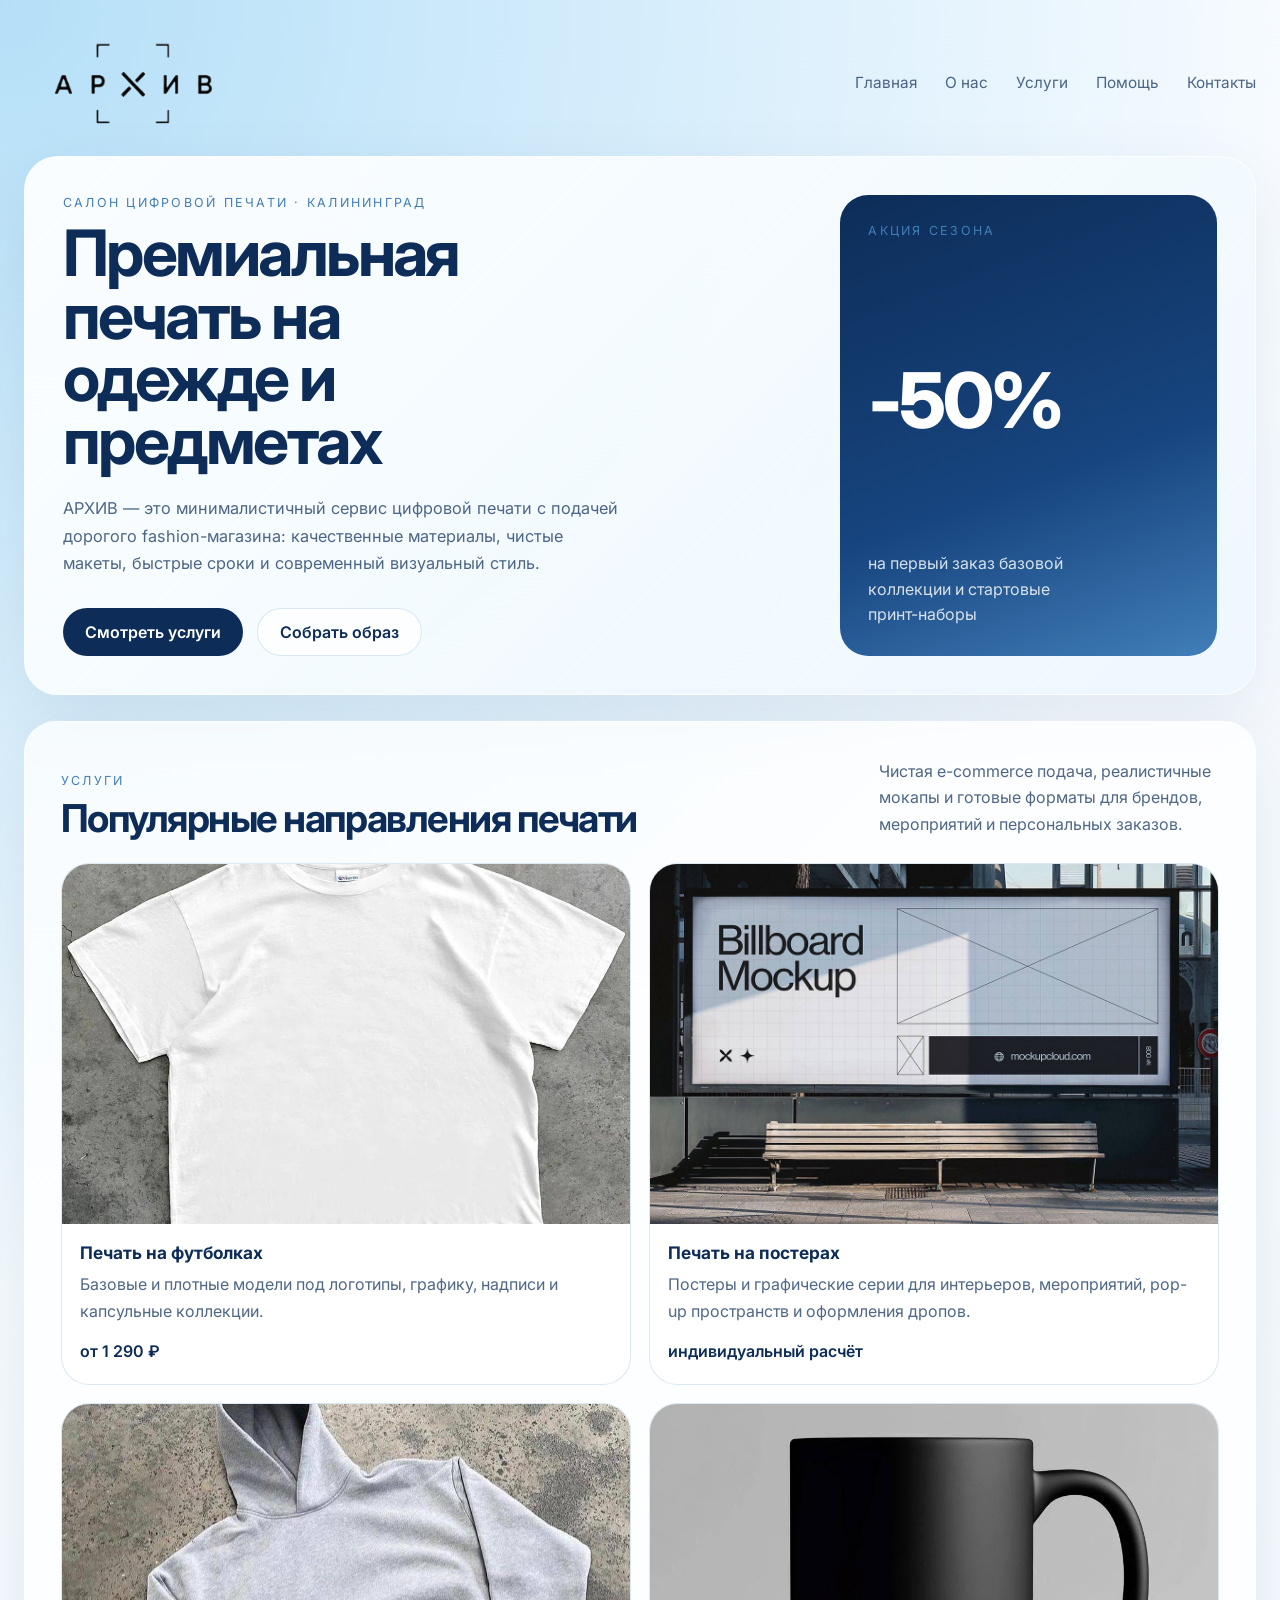
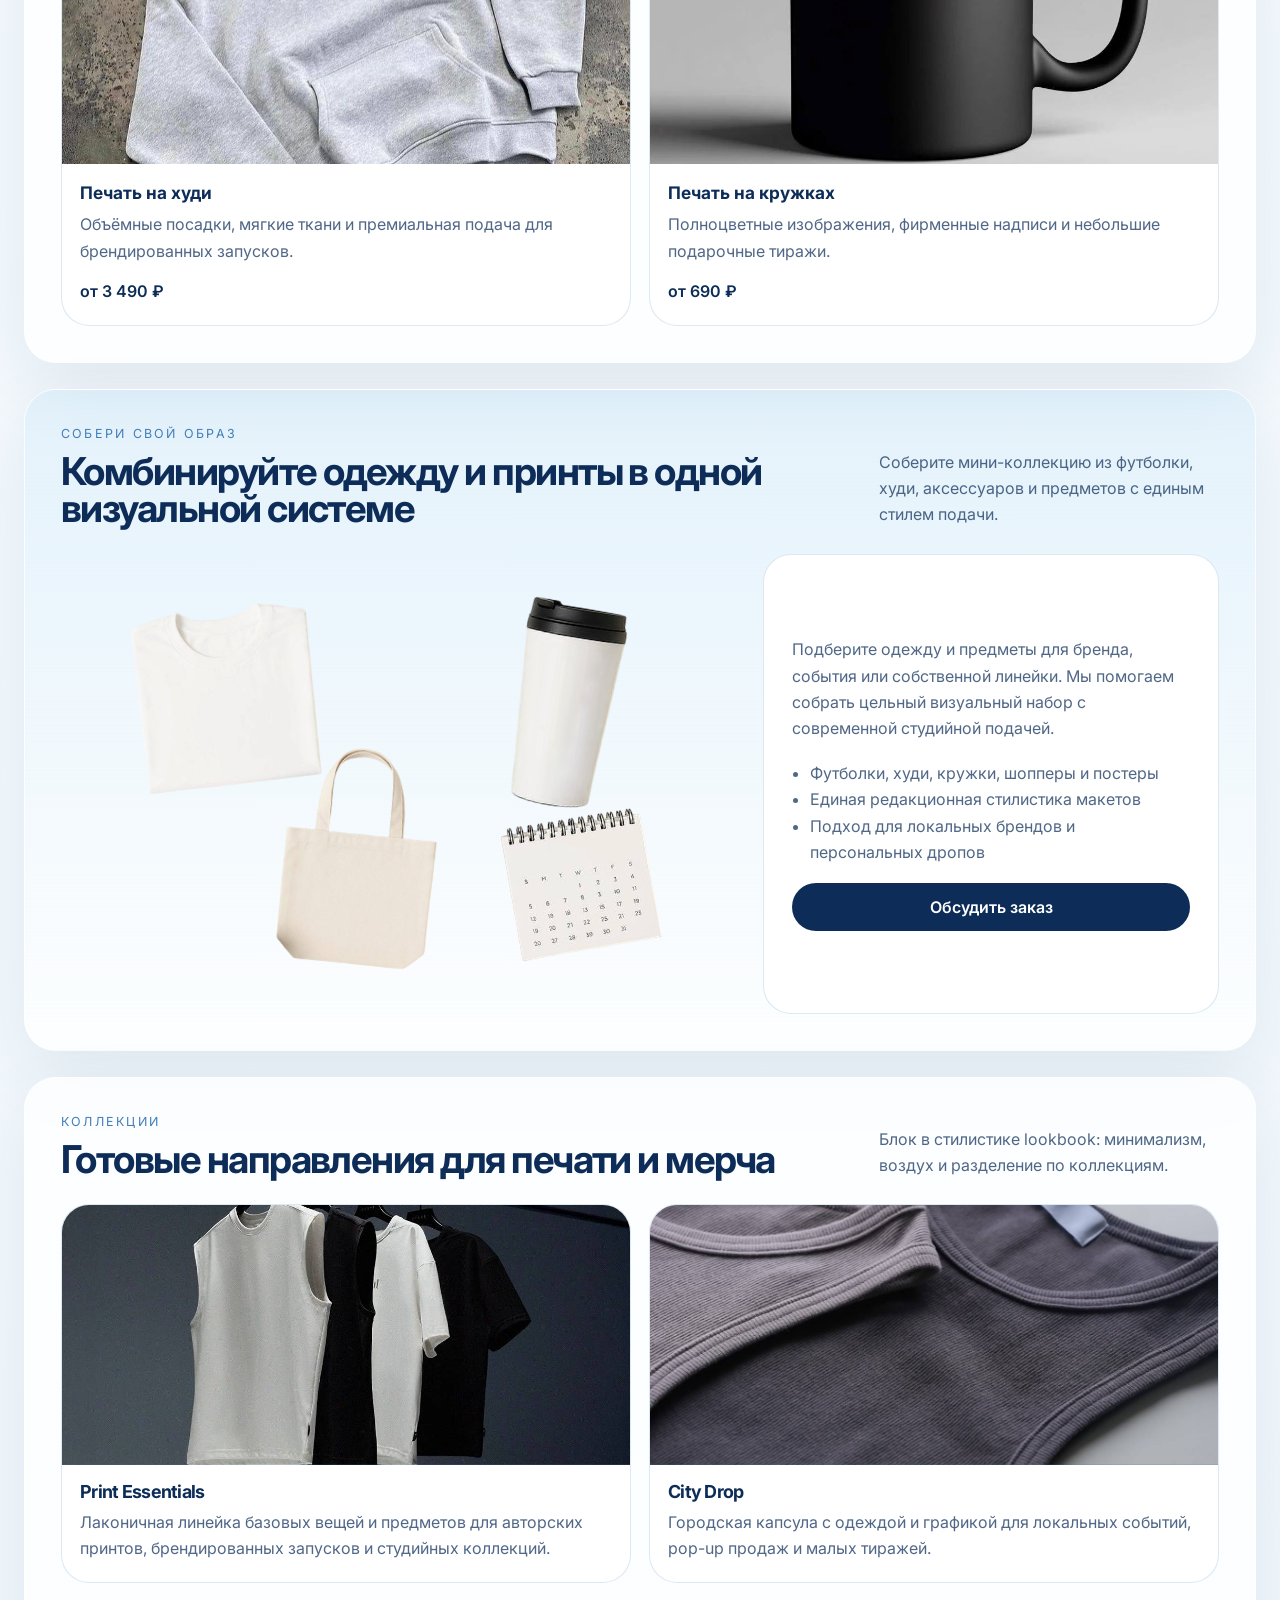
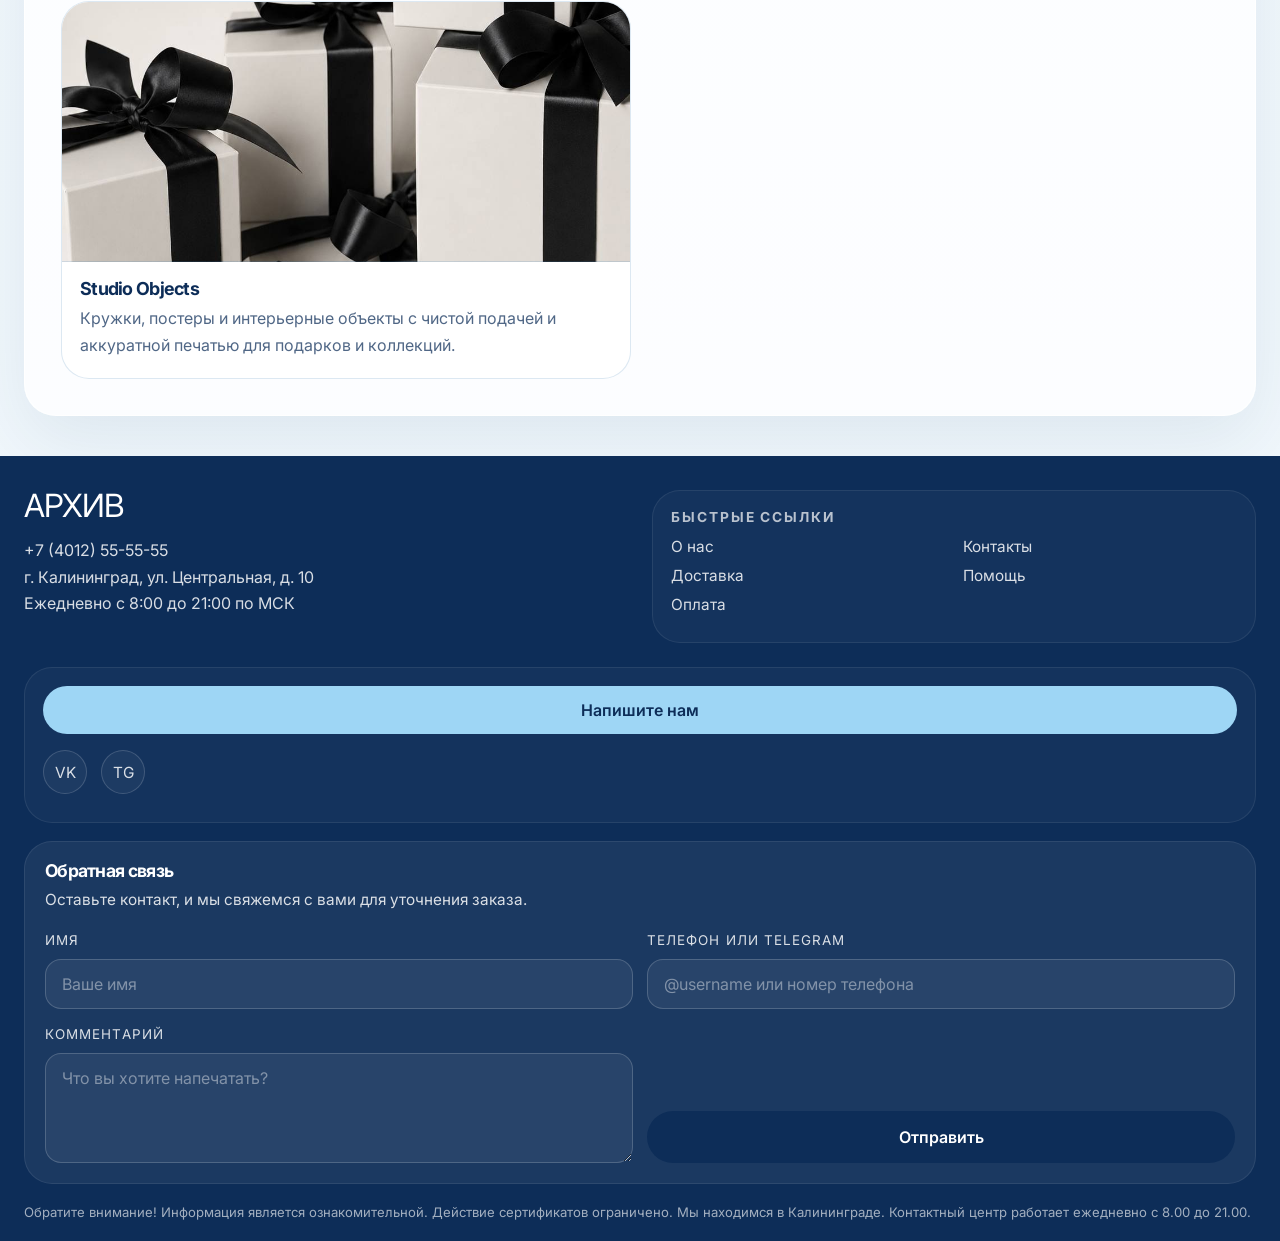
<file: index.html>
<!DOCTYPE html>
<html lang="ru">
<head>
  <meta charset="UTF-8" />
  <meta name="viewport" content="width=device-width, initial-scale=1.0" />
  <title>АРХИВ — салон цифровой печати</title>
  <meta name="description" content="Премиальный минималистичный лендинг салона цифровой печати АРХИВ." />
  <link rel="preconnect" href="https://fonts.googleapis.com">
  <link rel="preconnect" href="https://fonts.gstatic.com" crossorigin>
  <link href="https://fonts.googleapis.com/css2?family=Inter:wght@400;500;600;700;800&display=swap" rel="stylesheet">
  <link rel="stylesheet" href="styles.css" />
</head>
<body>
  <div class="site-shell">
    <header class="topbar">
      <div class="logo-slot" aria-label="Логотип АРХИВ">
        <img src="img/logo.png" alt="АРХИВ" class="site-logo" />
      </div>
      <nav class="nav desktop-nav" aria-label="Основная навигация">
        <a href="index.html#home">Главная</a>
        <a href="about.html">О нас</a>
        <a href="index.html#services">Услуги</a>
        <a href="help.html">Помощь</a>
        <a href="#contacts">Контакты</a>
      </nav>
      <details class="mobile-nav">
        <summary class="burger-button" aria-label="Открыть меню">
          <span></span>
          <span></span>
          <span></span>
        </summary>
        <nav class="nav mobile-menu" aria-label="Мобильная навигация">
          <a href="index.html#home">Главная</a>
          <a href="about.html">О нас</a>
          <a href="index.html#services">Услуги</a>
          <a href="help.html">Помощь</a>
          <a href="#contacts">Контакты</a>
        </nav>
      </details>
    </header>

    <main id="home">
      <section class="hero-banner">
        <div class="hero-copy">
          <p class="eyebrow">Салон цифровой печати · Калининград</p>
          <h1>Премиальная печать на одежде и предметах</h1>
          <p class="hero-text">
            АРХИВ — это минималистичный сервис цифровой печати с подачей дорогого fashion-магазина:
            качественные материалы, чистые макеты, быстрые сроки и современный визуальный стиль.
          </p>
          <div class="hero-actions">
            <a class="button button-primary" href="#services">Смотреть услуги</a>
            <a class="button button-secondary" href="#look">Собрать образ</a>
          </div>
        </div>
        <aside class="discount-card" aria-label="Акция">
          <p class="discount-label">акция сезона</p>
          <div class="discount-value">-50%</div>
          <p class="discount-note">на первый заказ базовой коллекции и стартовые принт-наборы</p>
        </aside>
      </section>

      <section id="services" class="section">
        <div class="section-heading">
          <div>
            <p class="section-kicker">Услуги</p>
            <h2>Популярные направления печати</h2>
          </div>
          <p class="section-intro">Чистая e-commerce подача, реалистичные мокапы и готовые форматы для брендов, мероприятий и персональных заказов.</p>
        </div>

        <div class="product-grid services-grid">
          <article class="product-card">
            <div class="mockup photo-shirt"></div>
            <div class="product-meta">
              <h3>Печать на футболках</h3>
              <p>Базовые и плотные модели под логотипы, графику, надписи и капсульные коллекции.</p>
              <span>от 1 290 ₽</span>
            </div>
          </article>

          <article class="product-card">
            <div class="mockup photo-layout"></div>
            <div class="product-meta">
              <h3>Печать на постерах</h3>
              <p>Постеры и графические серии для интерьеров, мероприятий, pop-up пространств и оформления дропов.</p>
              <span>индивидуальный расчёт</span>
            </div>
          </article>

          <article class="product-card">
            <div class="mockup photo-hoodie"></div>
            <div class="product-meta">
              <h3>Печать на худи</h3>
              <p>Объёмные посадки, мягкие ткани и премиальная подача для брендированных запусков.</p>
              <span>от 3 490 ₽</span>
            </div>
          </article>

          <article class="product-card">
            <div class="mockup photo-mug"></div>
            <div class="product-meta">
              <h3>Печать на кружках</h3>
              <p>Полноцветные изображения, фирменные надписи и небольшие подарочные тиражи.</p>
              <span>от 690 ₽</span>
            </div>
          </article>
        </div>
      </section>

      <section id="look" class="section look-section tint-section">
        <div class="section-heading">
          <div>
            <p class="section-kicker">Собери свой образ</p>
            <h2>Комбинируйте одежду и принты в одной визуальной системе</h2>
          </div>
          <p class="section-intro">Соберите мини-коллекцию из футболки, худи, аксессуаров и предметов с единым стилем подачи.</p>
        </div>

        <div class="look-layout">
          <div class="look-board">
            <img src="img/Vlad body.png" alt="Vlad body" class="vlad-image vlad-body" />
            <img src="img/Vlad head.png" alt="Vlad head" class="vlad-image vlad-head" />
            <img src="img/Vlad legs.png" alt="Vlad legs" class="vlad-image vlad-legs" />
            <img src="img/Vlad shoes.png" alt="Vlad shoes" class="vlad-image vlad-shoes" />
          </div>

          <div class="look-copy">
            <p>
              Подберите одежду и предметы для бренда, события или собственной линейки. Мы помогаем собрать цельный визуальный набор с современной студийной подачей.
            </p>
            <ul class="feature-list">
              <li>Футболки, худи, кружки, шопперы и постеры</li>
              <li>Единая редакционная стилистика макетов</li>
              <li>Подход для локальных брендов и персональных дропов</li>
            </ul>
            <a class="button button-primary" href="#contacts">Обсудить заказ</a>
          </div>
        </div>
      </section>

      <section id="collection" class="section">
        <div class="section-heading">
          <div>
            <p class="section-kicker">Коллекции</p>
            <h2>Готовые направления для печати и мерча</h2>
          </div>
          <p class="section-intro">Блок в стилистике lookbook: минимализм, воздух и разделение по коллекциям.</p>
        </div>

        <div class="collection-grid">
          <article class="collection-card">
            <div class="collection-visual visual-essentials"></div>
            <div class="collection-card-copy">
              <h3>Print Essentials</h3>
              <p>Лаконичная линейка базовых вещей и предметов для авторских принтов, брендированных запусков и студийных коллекций.</p>
            </div>
          </article>

          <article class="collection-card">
            <div class="collection-visual visual-city"></div>
            <div class="collection-card-copy">
              <h3>City Drop</h3>
              <p>Городская капсула с одеждой и графикой для локальных событий, pop-up продаж и малых тиражей.</p>
            </div>
          </article>

          <article class="collection-card">
            <div class="collection-visual visual-objects"></div>
            <div class="collection-card-copy">
              <h3>Studio Objects</h3>
              <p>Кружки, постеры и интерьерные объекты с чистой подачей и аккуратной печатью для подарков и коллекций.</p>
            </div>
          </article>
        </div>
      </section>
    </main>
  </div>

  <footer id="contacts" class="site-footer">
    <div class="footer-shell">
      <div class="footer-column footer-brand">
        <div class="footer-logo">АРХИВ</div>
        <p>+7 (4012) 55-55-55</p>
        <p>г. Калининград, ул. Центральная, д. 10</p>
        <p>Ежедневно с 8:00 до 21:00 по МСК</p>
      </div>

      <div class="footer-column footer-links">
        <div>
          <h4>Быстрые ссылки</h4>
          <a href="index.html#home">О нас</a>
          <a href="index.html#services">Доставка</a>
          <a href="help.html">Оплата</a>
        </div>
        <div>
          <h4>&nbsp;</h4>
          <a href="#contacts">Контакты</a>
          <a href="help.html">Помощь</a>
        </div>
      </div>

      <div class="footer-column footer-actions">
        <a class="button footer-button" href="#feedback">Напишите нам</a>
        <div class="socials" aria-label="Социальные сети">
          <a href="#" aria-label="ВКонтакте">VK</a>
          <a href="#" aria-label="Telegram">TG</a>
        </div>
      </div>
    </div>

    <div id="feedback" class="feedback-panel">
      <div class="feedback-card">
        <div class="feedback-head">
          <h3>Обратная связь</h3>
          <p>Оставьте контакт, и мы свяжемся с вами для уточнения заказа.</p>
        </div>
        <form class="feedback-form">
          <label>
            <span>Имя</span>
            <input type="text" name="name" placeholder="Ваше имя" />
          </label>
          <label>
            <span>Телефон или Telegram</span>
            <input type="text" name="contact" placeholder="@username или номер телефона" />
          </label>
          <label>
            <span>Комментарий</span>
            <textarea name="message" rows="4" placeholder="Что вы хотите напечатать?"></textarea>
          </label>
          <button class="button button-primary" type="submit">Отправить</button>
        </form>
      </div>
    </div>

    <div class="footer-note">
      Обратите внимание! Информация является ознакомительной. Действие сертификатов ограничено. Мы находимся в Калининграде. Контактный центр работает ежедневно с 8.00 до 21.00.
    </div>
  </footer>
</body>
</html>
</file>
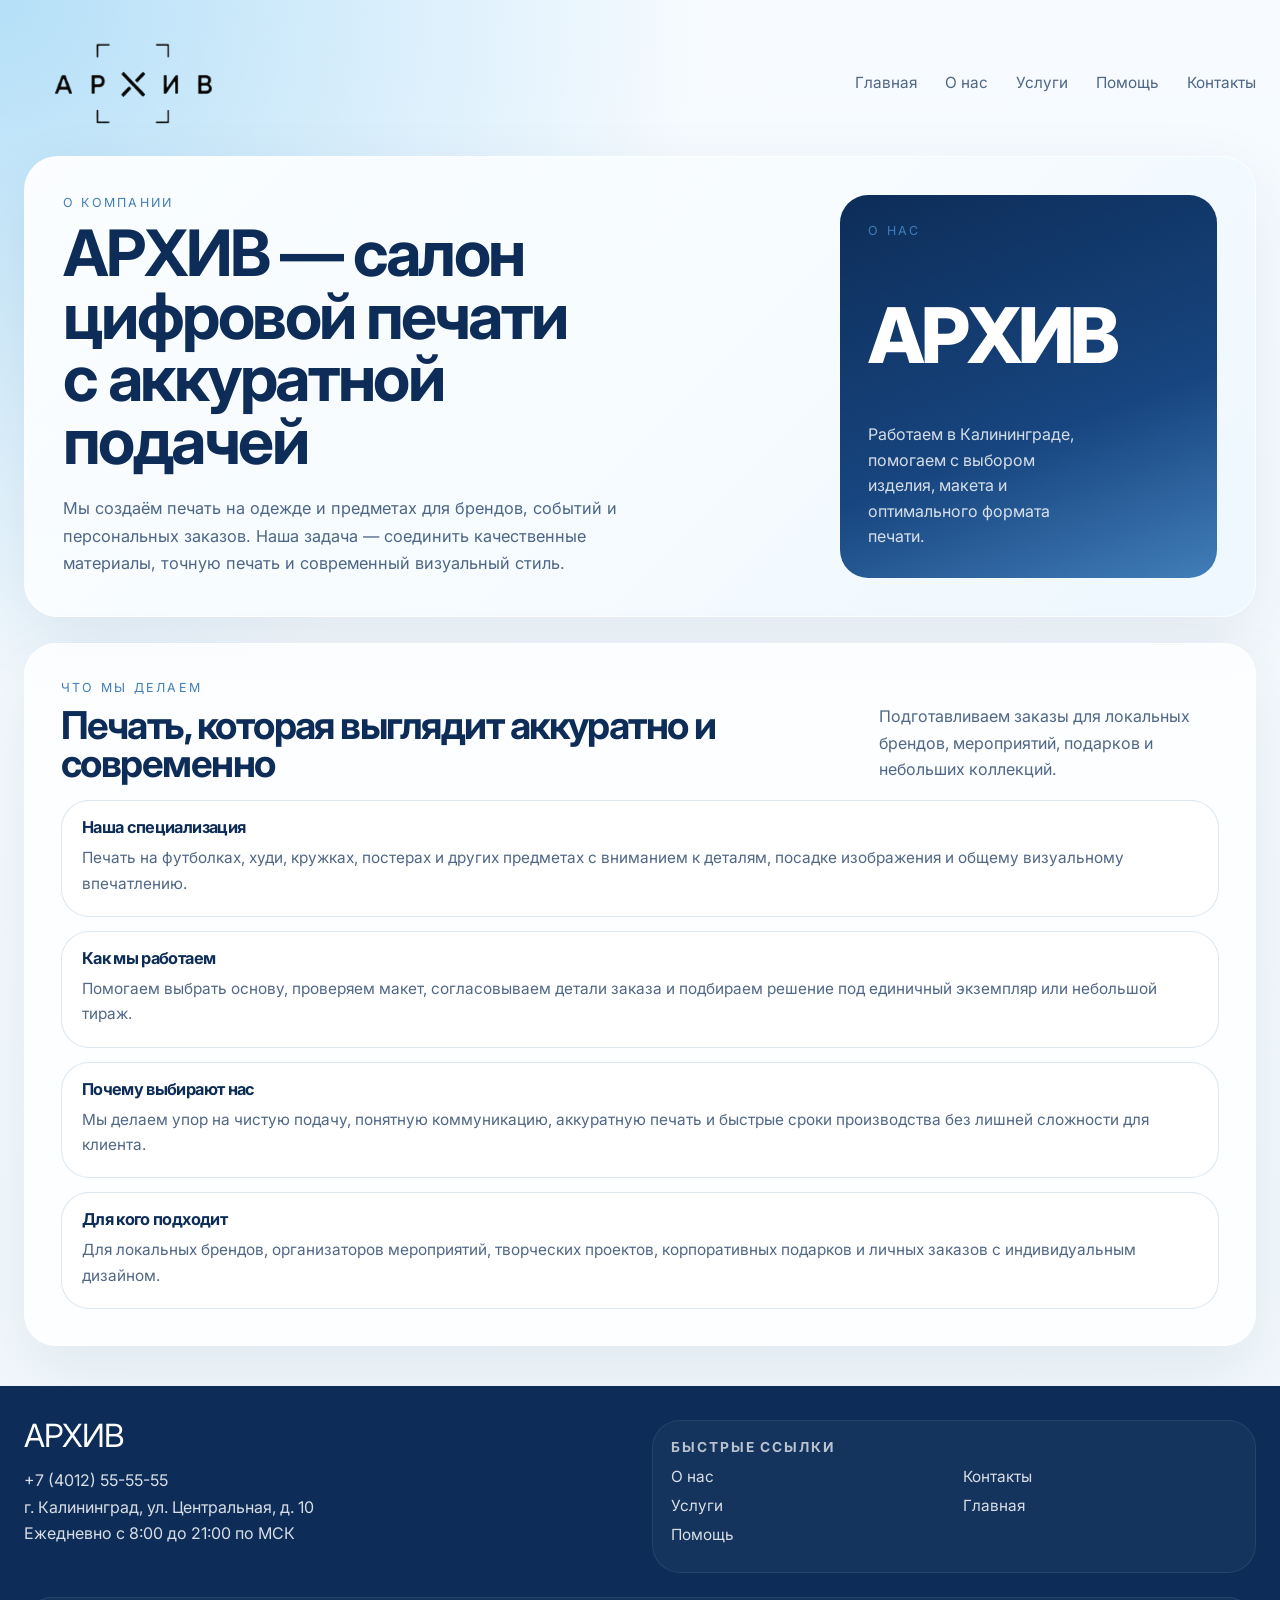
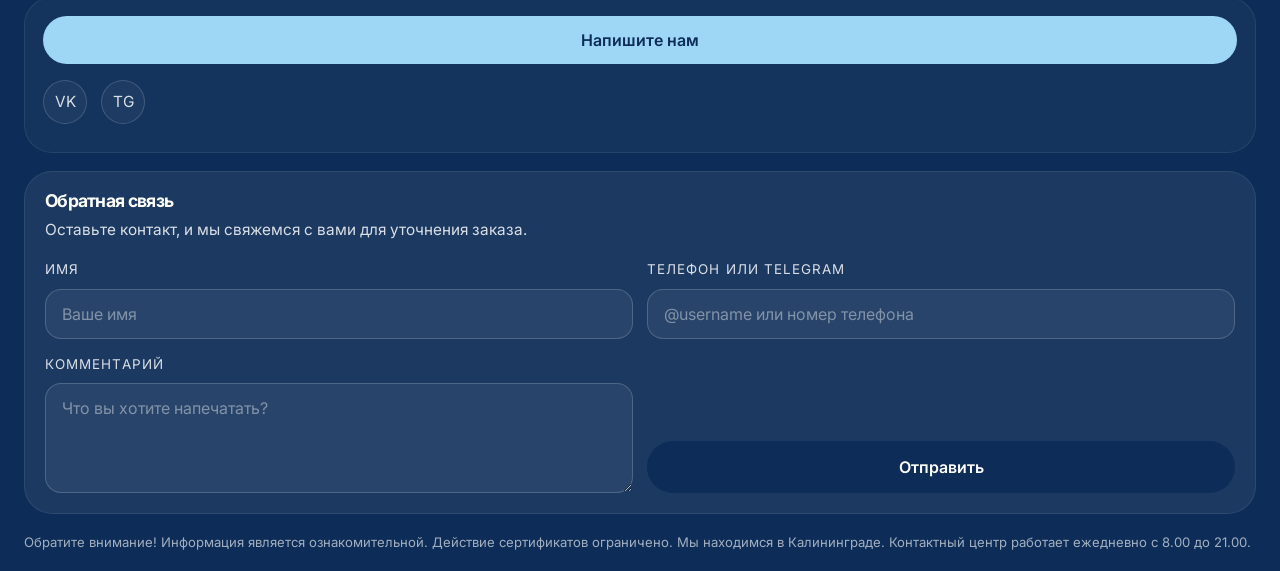
<file: about.html>
<!DOCTYPE html>
<html lang="ru">
<head>
  <meta charset="UTF-8" />
  <meta name="viewport" content="width=device-width, initial-scale=1.0" />
  <title>О нас — АРХИВ</title>
  <meta name="description" content="О салоне цифровой печати АРХИВ: команда, подход, качество и сроки." />
  <link rel="preconnect" href="https://fonts.googleapis.com">
  <link rel="preconnect" href="https://fonts.gstatic.com" crossorigin>
  <link href="https://fonts.googleapis.com/css2?family=Inter:wght@400;500;600;700;800&display=swap" rel="stylesheet">
  <link rel="stylesheet" href="styles.css" />
</head>
<body>
  <div class="site-shell">
    <header class="topbar">
      <div class="logo-slot" aria-label="Логотип АРХИВ">
        <img src="img/logo.png" alt="АРХИВ" class="site-logo" />
      </div>
      <nav class="nav desktop-nav" aria-label="Основная навигация">
        <a href="index.html#home">Главная</a>
        <a href="about.html">О нас</a>
        <a href="index.html#services">Услуги</a>
        <a href="help.html">Помощь</a>
        <a href="#contacts">Контакты</a>
      </nav>
      <details class="mobile-nav">
        <summary class="burger-button" aria-label="Открыть меню">
          <span></span>
          <span></span>
          <span></span>
        </summary>
        <nav class="nav mobile-menu" aria-label="Мобильная навигация">
          <a href="index.html#home">Главная</a>
          <a href="about.html">О нас</a>
          <a href="index.html#services">Услуги</a>
          <a href="help.html">Помощь</a>
          <a href="#contacts">Контакты</a>
        </nav>
      </details>
    </header>

    <main>
      <section class="hero-banner hero-banner-compact">
        <div class="hero-copy">
          <p class="eyebrow">О компании</p>
          <h1>АРХИВ — салон цифровой печати с аккуратной подачей</h1>
          <p class="hero-text">
            Мы создаём печать на одежде и предметах для брендов, событий и персональных заказов.
            Наша задача — соединить качественные материалы, точную печать и современный визуальный стиль.
          </p>
        </div>
        <aside class="discount-card info-card" aria-label="Информация о компании">
          <p class="discount-label">о нас</p>
          <div class="discount-value info-value">АРХИВ</div>
          <p class="discount-note">Работаем в Калининграде, помогаем с выбором изделия, макета и оптимального формата печати.</p>
        </aside>
      </section>

      <section class="section faq-section">
        <div class="section-heading faq-heading">
          <div>
            <p class="section-kicker">Что мы делаем</p>
            <h2>Печать, которая выглядит аккуратно и современно</h2>
          </div>
          <p class="section-intro">Подготавливаем заказы для локальных брендов, мероприятий, подарков и небольших коллекций.</p>
        </div>

        <div class="faq-grid faq-grid-wide">
          <article class="faq-card">
            <h3>Наша специализация</h3>
            <p>Печать на футболках, худи, кружках, постерах и других предметах с вниманием к деталям, посадке изображения и общему визуальному впечатлению.</p>
          </article>

          <article class="faq-card">
            <h3>Как мы работаем</h3>
            <p>Помогаем выбрать основу, проверяем макет, согласовываем детали заказа и подбираем решение под единичный экземпляр или небольшой тираж.</p>
          </article>

          <article class="faq-card">
            <h3>Почему выбирают нас</h3>
            <p>Мы делаем упор на чистую подачу, понятную коммуникацию, аккуратную печать и быстрые сроки производства без лишней сложности для клиента.</p>
          </article>

          <article class="faq-card">
            <h3>Для кого подходит</h3>
            <p>Для локальных брендов, организаторов мероприятий, творческих проектов, корпоративных подарков и личных заказов с индивидуальным дизайном.</p>
          </article>
        </div>
      </section>
    </main>
  </div>

  <footer id="contacts" class="site-footer">
    <div class="footer-shell">
      <div class="footer-column footer-brand">
        <div class="footer-logo">АРХИВ</div>
        <p>+7 (4012) 55-55-55</p>
        <p>г. Калининград, ул. Центральная, д. 10</p>
        <p>Ежедневно с 8:00 до 21:00 по МСК</p>
      </div>

      <div class="footer-column footer-links">
        <div>
          <h4>Быстрые ссылки</h4>
          <a href="about.html">О нас</a>
          <a href="index.html#services">Услуги</a>
          <a href="help.html">Помощь</a>
        </div>
        <div>
          <h4>&nbsp;</h4>
          <a href="#contacts">Контакты</a>
          <a href="index.html#home">Главная</a>
        </div>
      </div>

      <div class="footer-column footer-actions">
        <a class="button footer-button" href="#feedback">Напишите нам</a>
        <div class="socials" aria-label="Социальные сети">
          <a href="#" aria-label="ВКонтакте">VK</a>
          <a href="#" aria-label="Telegram">TG</a>
        </div>
      </div>
    </div>

    <div id="feedback" class="feedback-panel">
      <div class="feedback-card">
        <div class="feedback-head">
          <h3>Обратная связь</h3>
          <p>Оставьте контакт, и мы свяжемся с вами для уточнения заказа.</p>
        </div>
        <form class="feedback-form">
          <label>
            <span>Имя</span>
            <input type="text" name="name" placeholder="Ваше имя" />
          </label>
          <label>
            <span>Телефон или Telegram</span>
            <input type="text" name="contact" placeholder="@username или номер телефона" />
          </label>
          <label>
            <span>Комментарий</span>
            <textarea name="message" rows="4" placeholder="Что вы хотите напечатать?"></textarea>
          </label>
          <button class="button button-primary" type="submit">Отправить</button>
        </form>
      </div>
    </div>

    <div class="footer-note">
      Обратите внимание! Информация является ознакомительной. Действие сертификатов ограничено. Мы находимся в Калининграде. Контактный центр работает ежедневно с 8.00 до 21.00.
    </div>
  </footer>
</body>
</html>
</file>
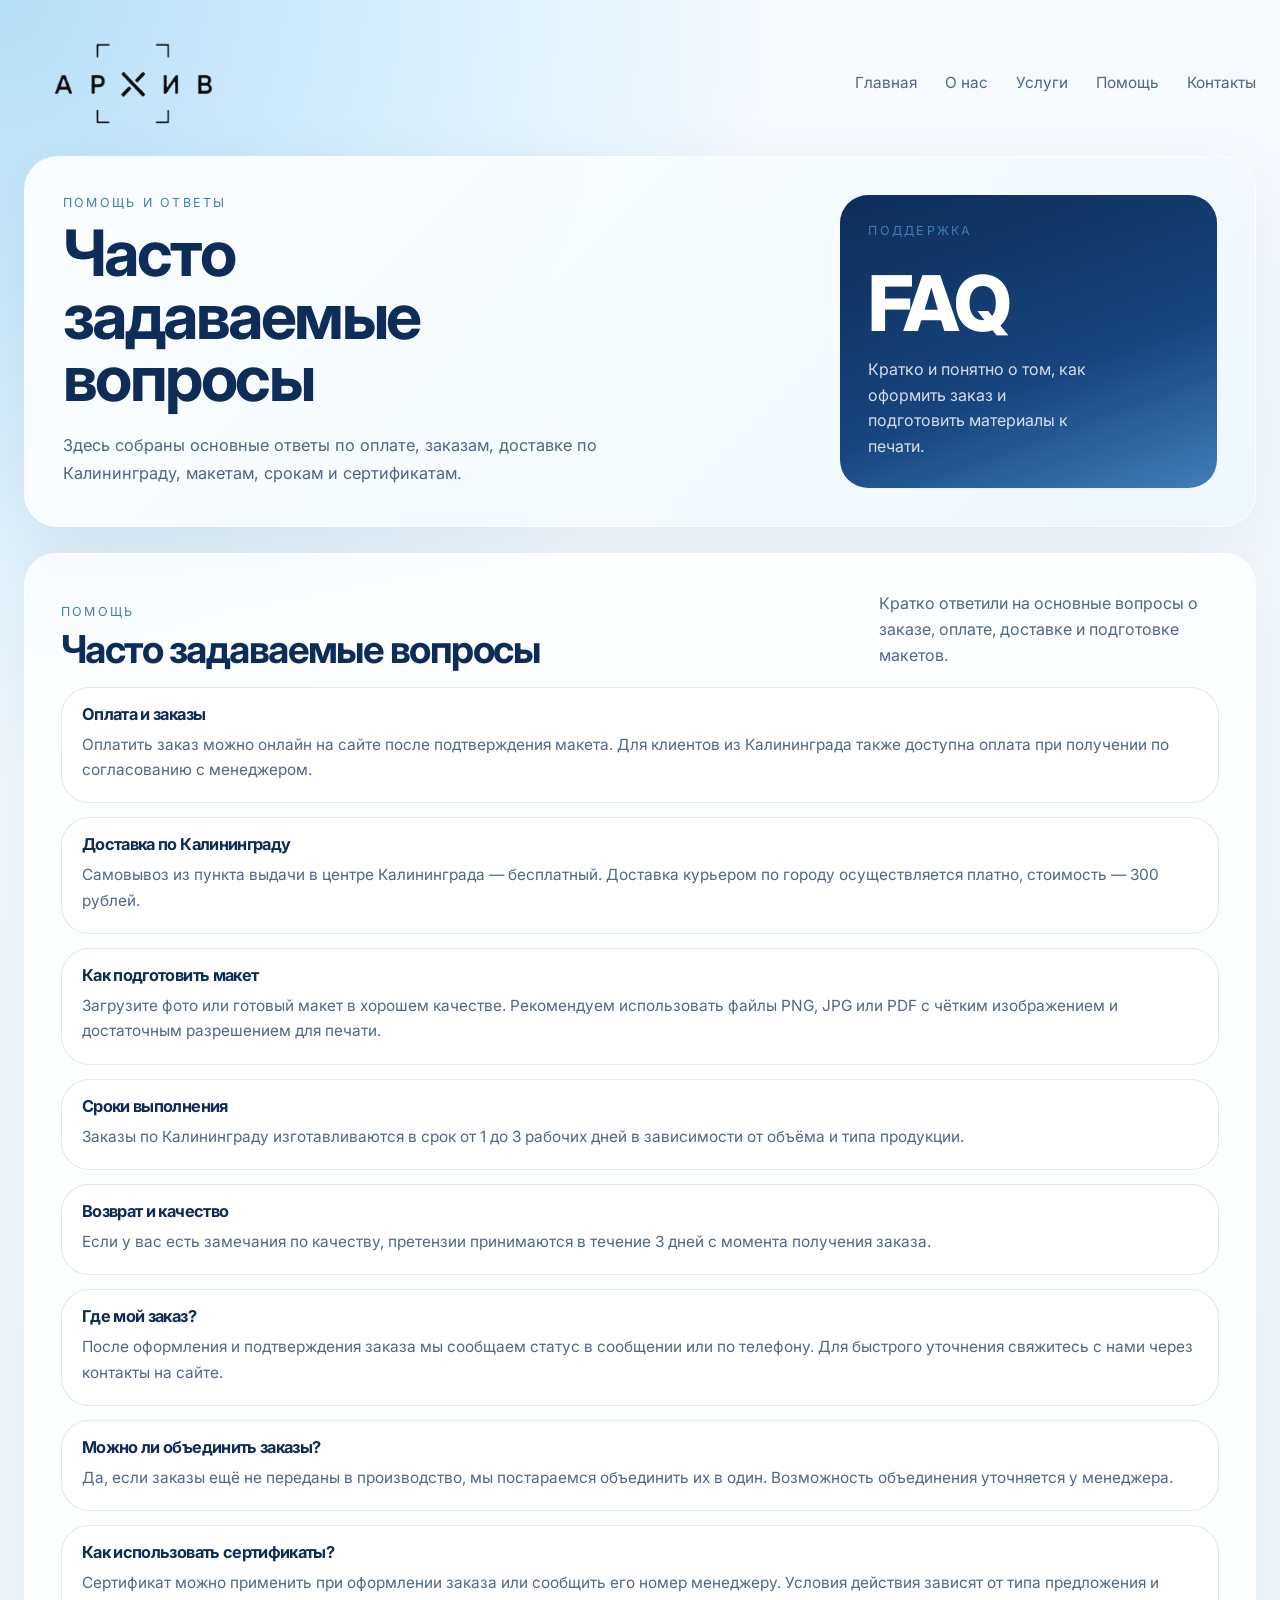
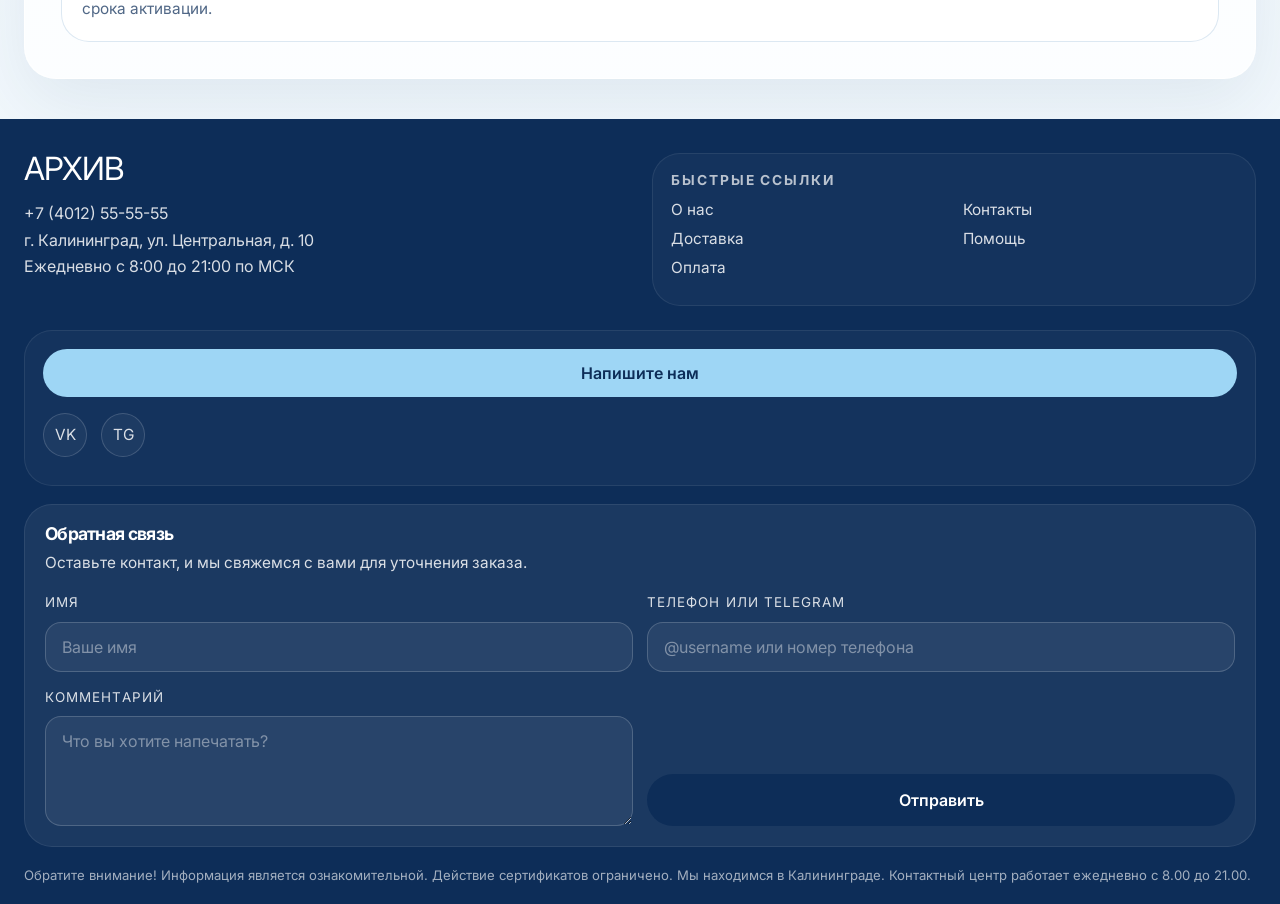
<file: help.html>
<!DOCTYPE html>
<html lang="ru">
<head>
  <meta charset="UTF-8" />
  <meta name="viewport" content="width=device-width, initial-scale=1.0" />
  <title>Помощь — АРХИВ</title>
  <meta name="description" content="Часто задаваемые вопросы салона цифровой печати АРХИВ." />
  <link rel="preconnect" href="https://fonts.googleapis.com">
  <link rel="preconnect" href="https://fonts.gstatic.com" crossorigin>
  <link href="https://fonts.googleapis.com/css2?family=Inter:wght@400;500;600;700;800&display=swap" rel="stylesheet">
  <link rel="stylesheet" href="styles.css" />
</head>
<body>
  <div class="site-shell">
    <header class="topbar">
      <div class="logo-slot" aria-label="Логотип АРХИВ">
        <img src="img/logo.png" alt="АРХИВ" class="site-logo" />
      </div>
      <nav class="nav desktop-nav" aria-label="Основная навигация">
        <a href="index.html#home">Главная</a>
        <a href="about.html">О нас</a>
        <a href="index.html#services">Услуги</a>
        <a href="help.html">Помощь</a>
        <a href="#contacts">Контакты</a>
      </nav>
      <details class="mobile-nav">
        <summary class="burger-button" aria-label="Открыть меню">
          <span></span>
          <span></span>
          <span></span>
        </summary>
        <nav class="nav mobile-menu" aria-label="Мобильная навигация">
          <a href="index.html#home">Главная</a>
          <a href="about.html">О нас</a>
          <a href="index.html#services">Услуги</a>
          <a href="help.html">Помощь</a>
          <a href="#contacts">Контакты</a>
        </nav>
      </details>
    </header>

    <main>
      <section class="hero-banner hero-banner-compact">
        <div class="hero-copy">
          <p class="eyebrow">Помощь и ответы</p>
          <h1>Часто задаваемые вопросы</h1>
          <p class="hero-text">
            Здесь собраны основные ответы по оплате, заказам, доставке по Калининграду, макетам, срокам и сертификатам.
          </p>
        </div>
        <aside class="discount-card info-card" aria-label="Информация">
          <p class="discount-label">поддержка</p>
          <div class="discount-value info-value">FAQ</div>
          <p class="discount-note">Кратко и понятно о том, как оформить заказ и подготовить материалы к печати.</p>
        </aside>
      </section>

      <section id="help" class="section faq-section">
        <div class="section-heading faq-heading">
          <div>
            <p class="section-kicker">Помощь</p>
            <h2>Часто задаваемые вопросы</h2>
          </div>
          <p class="section-intro">Кратко ответили на основные вопросы о заказе, оплате, доставке и подготовке макетов.</p>
        </div>

        <div class="faq-grid faq-grid-wide">
          <article class="faq-card">
            <h3>Оплата и заказы</h3>
            <p>Оплатить заказ можно онлайн на сайте после подтверждения макета. Для клиентов из Калининграда также доступна оплата при получении по согласованию с менеджером.</p>
          </article>

          <article class="faq-card">
            <h3>Доставка по Калининграду</h3>
            <p>Самовывоз из пункта выдачи в центре Калининграда — бесплатный. Доставка курьером по городу осуществляется платно, стоимость — 300 рублей.</p>
          </article>

          <article class="faq-card">
            <h3>Как подготовить макет</h3>
            <p>Загрузите фото или готовый макет в хорошем качестве. Рекомендуем использовать файлы PNG, JPG или PDF с чётким изображением и достаточным разрешением для печати.</p>
          </article>

          <article class="faq-card">
            <h3>Сроки выполнения</h3>
            <p>Заказы по Калининграду изготавливаются в срок от 1 до 3 рабочих дней в зависимости от объёма и типа продукции.</p>
          </article>

          <article class="faq-card">
            <h3>Возврат и качество</h3>
            <p>Если у вас есть замечания по качеству, претензии принимаются в течение 3 дней с момента получения заказа.</p>
          </article>

          <article class="faq-card">
            <h3>Где мой заказ?</h3>
            <p>После оформления и подтверждения заказа мы сообщаем статус в сообщении или по телефону. Для быстрого уточнения свяжитесь с нами через контакты на сайте.</p>
          </article>

          <article class="faq-card">
            <h3>Можно ли объединить заказы?</h3>
            <p>Да, если заказы ещё не переданы в производство, мы постараемся объединить их в один. Возможность объединения уточняется у менеджера.</p>
          </article>

          <article class="faq-card">
            <h3>Как использовать сертификаты?</h3>
            <p>Сертификат можно применить при оформлении заказа или сообщить его номер менеджеру. Условия действия зависят от типа предложения и срока активации.</p>
          </article>
        </div>
      </section>
    </main>
  </div>

  <footer id="contacts" class="site-footer">
    <div class="footer-shell">
      <div class="footer-column footer-brand">
        <div class="footer-logo">АРХИВ</div>
        <p>+7 (4012) 55-55-55</p>
        <p>г. Калининград, ул. Центральная, д. 10</p>
        <p>Ежедневно с 8:00 до 21:00 по МСК</p>
      </div>

      <div class="footer-column footer-links">
        <div>
          <h4>Быстрые ссылки</h4>
          <a href="index.html#home">О нас</a>
          <a href="index.html#services">Доставка</a>
          <a href="help.html">Оплата</a>
        </div>
        <div>
          <h4>&nbsp;</h4>
          <a href="#contacts">Контакты</a>
          <a href="help.html">Помощь</a>
        </div>
      </div>

      <div class="footer-column footer-actions">
        <a class="button footer-button" href="#feedback">Напишите нам</a>
        <div class="socials" aria-label="Социальные сети">
          <a href="#" aria-label="ВКонтакте">VK</a>
          <a href="#" aria-label="Telegram">TG</a>
        </div>
      </div>
    </div>

    <div id="feedback" class="feedback-panel">
      <div class="feedback-card">
        <div class="feedback-head">
          <h3>Обратная связь</h3>
          <p>Оставьте контакт, и мы свяжемся с вами для уточнения заказа.</p>
        </div>
        <form class="feedback-form">
          <label>
            <span>Имя</span>
            <input type="text" name="name" placeholder="Ваше имя" />
          </label>
          <label>
            <span>Телефон или Telegram</span>
            <input type="text" name="contact" placeholder="@username или номер телефона" />
          </label>
          <label>
            <span>Комментарий</span>
            <textarea name="message" rows="4" placeholder="Что вы хотите напечатать?"></textarea>
          </label>
          <button class="button button-primary" type="submit">Отправить</button>
        </form>
      </div>
    </div>

    <div class="footer-note">
      Обратите внимание! Информация является ознакомительной. Действие сертификатов ограничено. Мы находимся в Калининграде. Контактный центр работает ежедневно с 8.00 до 21.00.
    </div>
  </footer>
</body>
</html>
</file>
<file: styles.css>
:root {
  --bg: #eff7fc;
  --surface: #ffffff;
  --surface-alt: #f7fbff;
  --ink: #0d2d58;
  --ink-soft: rgba(13, 45, 88, 0.72);
  --accent: #417eb9;
  --accent-soft: #9ed6f5;
  --line: rgba(65, 126, 185, 0.18);
  --shadow: 0 24px 70px rgba(13, 45, 88, 0.08);
  --radius-lg: 28px;
  --radius-md: 22px;
  --radius-sm: 16px;
  --container: 1240px;
}

* {
  box-sizing: border-box;
}

html,
body {
  max-width: 100%;
  overflow-x: hidden;
}

body {
  margin: 0;
  font-family: "Inter", sans-serif;
  color: var(--ink);
  background:
    radial-gradient(circle at top left, rgba(158, 214, 245, 0.75), transparent 28%),
    linear-gradient(180deg, #f7fbff 0%, #eef6fb 100%);
}

img {
  max-width: 100%;
  display: block;
}

a {
  color: inherit;
  text-decoration: none;
}

button,
input,
textarea {
  font: inherit;
}

.site-shell {
  width: min(calc(100% - 48px), var(--container));
  margin: 24px auto 40px;
}

.topbar {
  display: flex;
  justify-content: space-between;
  align-items: center;
  gap: 24px;
  padding: 14px 0 30px;
}

.logo-slot {
  width: 220px;
  height: auto;
  display: flex;
  align-items: center;
  justify-content: center;
  background: transparent;
  overflow: visible;
  flex: 0 0 auto;
}

.site-logo {
  width: 220px;
  height: auto;
  max-height: 88px;
  object-fit: contain;
  object-position: center;
}

.mobile-nav {
  display: none;
  flex: 1 1 auto;
}

.mobile-nav summary {
  list-style: none;
  display: none;
}

.mobile-nav summary::-webkit-details-marker {
  display: none;
}

.desktop-nav {
  display: flex;
  justify-content: flex-end;
  flex: 1 1 auto;
}

.mobile-menu {
  display: none;
}

.burger-button {
  display: none;
}

.nav {
  display: flex;
  gap: 28px;
  flex-wrap: wrap;
}

.nav a {
  font-size: 0.96rem;
  color: var(--ink-soft);
  transition: color 0.2s ease;
}

.nav a:hover,
.socials a:hover {
  color: var(--accent);
}

.hero-banner {
  display: grid;
  grid-template-columns: 1.6fr 0.8fr;
  gap: 24px;
  padding: 38px;
  background: linear-gradient(135deg, rgba(255,255,255,0.92), rgba(236, 247, 254, 0.92));
  border: 1px solid rgba(255,255,255,0.8);
  border-radius: 34px;
  box-shadow: var(--shadow);
}

.eyebrow,
.section-kicker,
.discount-label {
  margin: 0 0 12px;
  font-size: 0.78rem;
  letter-spacing: 0.18em;
  text-transform: uppercase;
  color: var(--accent);
}

.hero-copy h1,
.section-heading h2,
.collection-card-copy h3,
.faq-card h3,
.footer-logo,
.feedback-head h3 {
  margin: 0;
  line-height: 0.98;
  letter-spacing: -0.04em;
}

.hero-copy h1 {
  max-width: 10ch;
  font-size: clamp(2.9rem, 5vw, 5.4rem);
}

.hero-text {
  max-width: 56ch;
  margin: 22px 0 0;
  font-size: 1.02rem;
  line-height: 1.7;
  color: var(--ink-soft);
}

.hero-actions {
  display: flex;
  gap: 14px;
  margin-top: 30px;
  flex-wrap: wrap;
}

.button {
  display: inline-flex;
  align-items: center;
  justify-content: center;
  min-height: 48px;
  padding: 0 22px;
  border-radius: 999px;
  border: 0;
  font-weight: 600;
  cursor: pointer;
  transition: transform 0.2s ease, background-color 0.2s ease, color 0.2s ease, border-color 0.2s ease;
}

.button:hover {
  transform: translateY(-1px);
}

.button-primary {
  background: var(--ink);
  color: #fff;
}

.button-secondary {
  border: 1px solid var(--line);
  background: rgba(255,255,255,0.72);
}

.discount-card {
  display: flex;
  flex-direction: column;
  justify-content: space-between;
  min-height: 100%;
  padding: 28px;
  border-radius: 28px;
  background: linear-gradient(160deg, var(--ink) 0%, #17457f 60%, var(--accent) 100%);
  color: #fff;
}

.discount-value {
  font-size: clamp(3.5rem, 6vw, 6rem);
  line-height: 0.9;
  font-weight: 800;
  letter-spacing: -0.05em;
}

.discount-note {
  max-width: 22ch;
  margin: 0;
  color: rgba(255,255,255,0.82);
  line-height: 1.6;
}

.section {
  margin-top: 26px;
  padding: 36px;
  background: rgba(255, 255, 255, 0.78);
  border: 1px solid rgba(255,255,255,0.78);
  border-radius: 32px;
  box-shadow: var(--shadow);
}

.tint-section {
  background: linear-gradient(180deg, rgba(158, 214, 245, 0.18), rgba(255, 255, 255, 0.82));
}

.section-heading {
  display: flex;
  justify-content: space-between;
  align-items: end;
  gap: 18px;
  margin-bottom: 26px;
}

.section-heading > div {
  max-width: 62%;
}

.section-heading h2 {
  font-size: clamp(2rem, 3vw, 3.2rem);
}

.footer-column h4 {
  margin: 0 0 12px;
  font-size: 0.86rem;
  letter-spacing: 0.14em;
  text-transform: uppercase;
  color: rgba(255,255,255,0.7);
}

.feedback-head p {
  margin: 0;
  font-size: 0.96rem;
  line-height: 1.6;
}

.feedback-form span {
  margin: 0;
  font-size: 0.84rem;
  letter-spacing: 0.08em;
  text-transform: uppercase;
  line-height: 1.4;
}

.section-intro {
  max-width: 34ch;
  margin: 0;
  color: var(--ink-soft);
  line-height: 1.6;
}

.services-grid {
  grid-template-columns: 1fr 1fr;
}

.product-grid {
  display: grid;
  gap: 18px;
}

.product-card,
.collection-card,
.faq-card,
.look-copy,
.footer-actions,
.footer-links,
.feedback-card {
  overflow: hidden;
  background: var(--surface);
  border: 1px solid var(--line);
  border-radius: var(--radius-lg);
}

.product-card,
.collection-card,
.faq-card {
  transition: transform 0.2s ease, box-shadow 0.2s ease, border-color 0.2s ease;
}

.product-card:hover,
.collection-card:hover,
.faq-card:hover {
  transform: translateY(-4px);
  box-shadow: 0 18px 36px rgba(13, 45, 88, 0.08);
  border-color: rgba(65, 126, 185, 0.35);
}

.product-tall {
  grid-row: span 2;
}

.wide-card {
  grid-column: span 2;
}

.mockup,
.collection-visual,
.look-board {
  position: relative;
  overflow: hidden;
}

.look-piece {
  position: relative;
}

.mockup {
  min-height: 360px;
  background-color: var(--surface-alt);
  background-position: center;
  background-repeat: no-repeat;
  background-size: cover;
  padding: 0;
}


.photo-shirt {
  background-image: url("img/shirt.png");
}

.photo-hoodie {
  background-image: url("img/hoodie.png");
}

.photo-mug {
  background-image: url("img/cup.png");
}

.photo-layout {
  background-image: url("img/poster.jpg");
}

.collection-visual,
.piece-shirt,
.piece-hoodie,
.piece-cap,
.piece-bag {
  background-image:
    linear-gradient(180deg, rgba(255,255,255,0.65), rgba(255,255,255,0)),
    radial-gradient(circle at 20% 20%, rgba(158, 214, 245, 0.85), transparent 32%),
    radial-gradient(circle at 80% 30%, rgba(65, 126, 185, 0.22), transparent 28%),
    linear-gradient(135deg, #ffffff 0%, #eaf5fb 100%);
}

.vlad-image {
  position: absolute;
  display: block;
  width: auto;
  height: auto;
  max-width: none;
  object-fit: contain;
  background: none;
  box-shadow: none;
  border-radius: 0;
}

.vlad-body {
  width: 28%;
  top: 10%;
  left: 10%;
  transform: rotate(-7deg);
}

.vlad-head {
  width: 18%;
  top: 8%;
  right: 18%;
  transform: rotate(9deg);
}

.vlad-legs {
  width: 24%;
  bottom: 10%;
  left: 32%;
  transform: rotate(6deg);
}

.vlad-shoes {
  width: 24%;
  bottom: 12%;
  right: 12%;
  transform: rotate(-10deg);
}

.vlad-socks {
  width: 20%;
  top: 42%;
  right: 24%;
  transform: rotate(14deg);
}

.collection-visual::before,
.piece-shirt::before,
.piece-hoodie::before,
.piece-cap::before,
.piece-bag::before {
  content: "";
  position: absolute;
  inset: 0;
  margin: auto;
  background: rgba(13, 45, 88, 0.06);
  box-shadow: 0 16px 40px rgba(13, 45, 88, 0.12);
}

.piece-shirt::before,
.piece-hoodie::before,
.piece-cap::before,
.piece-bag::before {
  border-radius: 24px;
}

.collection-visual::before {
  border-radius: 24px;
}

.product-meta {
  padding: 18px 18px 20px;
}

.product-meta h3 {
  margin: 0 0 8px;
  font-size: 1.08rem;
}

.product-meta p,
.look-copy p,
.collection-card-copy p,
.footer-column p,
.product-meta span,
.feature-list,
.section-intro,
.faq-card p,
.footer-note,
.feedback-head p,
.feedback-form span {
  margin: 0;
  color: var(--ink-soft);
  line-height: 1.65;
}

.product-meta span {
  display: inline-block;
  margin-top: 14px;
  font-weight: 600;
  color: var(--ink);
}

.look-layout {
  display: grid;
  grid-template-columns: 1.2fr 0.8fr;
  gap: 18px;
  align-items: stretch;
}

.look-board {
  min-height: 460px;
  border-radius: 28px;
  background: transparent;
  border: 0;
}

.look-piece {
  position: absolute;
  border-radius: 24px;
  box-shadow: 0 18px 40px rgba(13, 45, 88, 0.1);
  background: transparent;
}

.piece-vlad-body,
.piece-vlad-head,
.piece-vlad-legs,
.piece-vlad-shoes,
.piece-vlad-socks {
  border-radius: 0;
}

.piece-shirt {
  width: 30%;
  height: 44%;
  top: 10%;
  left: 10%;
}

.piece-hoodie {
  width: 34%;
  height: 52%;
  top: 20%;
  right: 12%;
}

.piece-cap {
  width: 18%;
  height: 18%;
  bottom: 18%;
  left: 20%;
  border-radius: 50%;
}

.piece-bag {
  width: 22%;
  height: 28%;
  bottom: 12%;
  right: 24%;
}

.look-copy {
  padding: 28px;
  display: flex;
  flex-direction: column;
  gap: 18px;
  justify-content: center;
}

.feature-list {
  padding-left: 18px;
  margin: 0;
}

.collection-grid {
  display: grid;
  grid-template-columns: 1fr 1fr 1fr;
  gap: 18px;
}

.collection-card {
  background: var(--surface);
}

.collection-visual {
  min-height: 260px;
  border-bottom: 1px solid var(--line);
  background-color: var(--surface-alt);
  background-position: center;
  background-repeat: no-repeat;
  background-size: cover;
}

.visual-essentials,
.visual-city,
.visual-objects {
  background-color: var(--surface-alt);
}

.visual-essentials {
  background-image: url("img/Katya.jpeg");
  background-size: cover;
}

.visual-city {
  background-image: url("img/Masha.jpeg");
}

.visual-objects {
  background-image: url("img/Senya.jpg");
}

.visual-essentials::before,
.visual-city::before,
.visual-objects::before {
  display: none;
}

.collection-card-copy {
  padding: 18px 18px 20px;
}

.collection-card-copy h3 {
  font-size: 1.12rem;
  margin-bottom: 8px;
}

.faq-heading {
  margin-bottom: 18px;
}

.faq-grid {
  display: grid;
  grid-template-columns: repeat(2, minmax(0, 1fr));
  gap: 14px;
}

.faq-grid-wide {
  grid-template-columns: 1fr;
}

.faq-card {
  padding: 18px 20px 20px;
  background: rgba(255,255,255,0.95);
}

.faq-card h3 {
  font-size: 1.02rem;
  margin-bottom: 10px;
}

.faq-card p {
  font-size: 0.96rem;
}

.site-footer {
  margin-top: 26px;
  background: var(--ink);
  color: #fff;
  padding: 34px 0 18px;
}

.footer-shell {
  width: min(calc(100% - 48px), var(--container));
  margin: 0 auto;
  display: grid;
  grid-template-columns: 1.1fr 1fr 0.8fr;
  gap: 24px;
  align-items: start;
}

.footer-column {
  min-width: 0;
}

.footer-logo {
  font-size: 2rem;
  margin-bottom: 16px;
}

.footer-brand p,
.footer-links a,
.footer-note,
.socials a,
.footer-button,
.feedback-head p,
.feedback-form span,
.feedback-form input,
.feedback-form textarea {
  color: rgba(255,255,255,0.84);
}

.footer-links {
  display: grid;
  grid-template-columns: repeat(2, minmax(0, 1fr));
  gap: 18px;
  padding: 18px;
  background: rgba(255,255,255,0.03);
  border-color: rgba(255,255,255,0.08);
}

.footer-links h4 {
  margin: 0 0 12px;
  font-size: 0.86rem;
  letter-spacing: 0.14em;
  text-transform: uppercase;
  color: rgba(255,255,255,0.7);
}

.footer-links a,
.socials a {
  display: block;
  margin-bottom: 10px;
  font-size: 0.96rem;
}

.footer-actions {
  padding: 18px;
  background: rgba(255,255,255,0.03);
  border-color: rgba(255,255,255,0.08);
}

.footer-button {
  width: 100%;
  background: var(--accent-soft);
  color: var(--ink);
  margin-bottom: 16px;
}

.socials {
  display: flex;
  gap: 14px;
}

.socials a {
  display: inline-flex;
  min-width: 44px;
  height: 44px;
  align-items: center;
  justify-content: center;
  border-radius: 50%;
  border: 1px solid rgba(255,255,255,0.16);
  background: rgba(255,255,255,0.04);
}

.feedback-panel {
  width: min(calc(100% - 48px), var(--container));
  margin: 18px auto 0;
}

.feedback-card {
  padding: 20px;
  background: rgba(255,255,255,0.06);
  border-color: rgba(255,255,255,0.08);
}

.feedback-head {
  margin-bottom: 16px;
}

.feedback-head h3 {
  font-size: 1.1rem;
  margin-bottom: 8px;
}

.feedback-form {
  display: grid;
  grid-template-columns: repeat(3, minmax(0, 1fr));
  gap: 14px;
  align-items: end;
}

.feedback-form label {
  display: grid;
  gap: 8px;
}

.feedback-form span {
  font-size: 0.84rem;
  letter-spacing: 0.08em;
  text-transform: uppercase;
}

.feedback-form input,
.feedback-form textarea {
  width: 100%;
  border: 1px solid rgba(255,255,255,0.18);
  border-radius: 16px;
  background: rgba(255,255,255,0.06);
  padding: 14px 16px;
  outline: none;
}

.feedback-form input::placeholder,
.feedback-form textarea::placeholder {
  color: rgba(255,255,255,0.42);
}

.feedback-form button {
  min-height: 52px;
}

.footer-note {
  width: min(calc(100% - 48px), var(--container));
  margin: 18px auto 0;
  font-size: 0.82rem;
  line-height: 1.6;
  color: rgba(255,255,255,0.62);
}


.hero-banner-compact .hero-copy h1 {
  max-width: 12ch;
}

@media (max-width: 1280px) {
  .services-grid,
  .collection-grid {
    grid-template-columns: 1fr 1fr;
  }

  .footer-shell,
  .feedback-form {
    grid-template-columns: 1fr 1fr;
  }

  .footer-actions {
    grid-column: span 2;
  }
}

@media (max-width: 1080px) {
  .hero-banner,
  .look-layout {
    grid-template-columns: 1fr;
  }

  .product-tall,
  .wide-card {
    grid-row: auto;
    grid-column: auto;
  }

  .section-heading,
  .topbar {
    flex-direction: column;
    align-items: flex-start;
  }

  .section-heading > div {
    max-width: 100%;
  }
}

@media (max-width: 820px) {
  .site-shell,
  .footer-shell,
  .feedback-panel,
  .footer-note {
    width: min(calc(100% - 24px), var(--container));
  }

  .services-grid,
  .collection-grid,
  .faq-grid,
  .footer-shell,
  .feedback-form,
  .footer-links {
    grid-template-columns: 1fr;
  }

  .footer-actions {
    grid-column: auto;
  }

  .hero-banner,
  .section {
    padding: 22px;
    border-radius: 24px;
  }

  .mockup,
  .look-board {
    min-height: 300px;
  }

  .logo-slot,
  .site-logo {
    width: min(220px, 100%);
  }
}

@media (max-width: 640px) {
  .site-shell,
  .footer-shell,
  .feedback-panel,
  .footer-note {
    width: min(calc(100% - 16px), var(--container));
  }

  .topbar {
    position: relative;
    flex-direction: row;
    align-items: center;
    justify-content: space-between;
    gap: 12px;
    padding: 10px 0 20px;
  }

  .desktop-nav {
    display: none;
  }

  .logo-slot {
    width: auto;
    max-width: calc(100% - 72px);
    justify-content: flex-start;
  }

  .mobile-nav {
    display: block;
    flex: 0 0 auto;
    margin-left: auto;
  }

  .mobile-nav summary {
    display: flex;
  }

  .burger-button {
    width: 48px;
    height: 48px;
    border: 1px solid var(--line);
    border-radius: 14px;
    background: rgba(255,255,255,0.92);
    display: flex;
    flex-direction: column;
    align-items: center;
    justify-content: center;
    gap: 5px;
    cursor: pointer;
  }

  .burger-button span {
    width: 20px;
    height: 2px;
    border-radius: 999px;
    background: var(--ink);
    display: block;
  }

  .mobile-menu {
    display: none;
  }

  .mobile-nav[open] .mobile-menu {
    display: flex;
    position: absolute;
    top: calc(100% - 6px);
    right: 0;
    left: 0;
    z-index: 20;
    padding: 12px;
    border: 1px solid var(--line);
    border-radius: 18px;
    background: rgba(255,255,255,0.98);
    box-shadow: 0 18px 40px rgba(13, 45, 88, 0.12);
    flex-direction: column;
    gap: 8px;
  }

  .mobile-menu a {
    width: 100%;
    padding: 12px 14px;
    border-radius: 12px;
    background: var(--surface-alt);
    font-size: 0.95rem;
  }

  .nav {
    width: auto;
    gap: 12px 18px;
  }

  .nav a {
    font-size: 0.92rem;
  }

  .hero-banner,
  .section {
    padding: 16px;
    border-radius: 18px;
  }

  .hero-copy h1 {
    max-width: 100%;
    font-size: clamp(2rem, 10vw, 2.8rem);
    line-height: 1.02;
  }

  .hero-text,
  .section-intro,
  .product-meta p,
  .look-copy p,
  .collection-card-copy p,
  .faq-card p,
  .discount-note {
    max-width: 100%;
    word-break: break-word;
  }

  .hero-actions {
    flex-direction: column;
    align-items: stretch;
  }

  .button {
    width: 100%;
  }

  .discount-card,
  .look-copy,
  .product-card,
  .collection-card,
  .faq-card,
  .feedback-card {
    border-radius: 20px;
  }

  .mockup,
  .look-board,
  .collection-visual {
    min-height: 260px;
  }

  .product-meta,
  .collection-card-copy,
  .faq-card,
  .look-copy,
  .feedback-card {
    padding-left: 16px;
    padding-right: 16px;
  }

  .feedback-form input,
  .feedback-form textarea {
    min-width: 0;
  }

  .site-logo {
    width: auto;
    max-width: 100%;
    max-height: 72px;
  }
}
</file>
